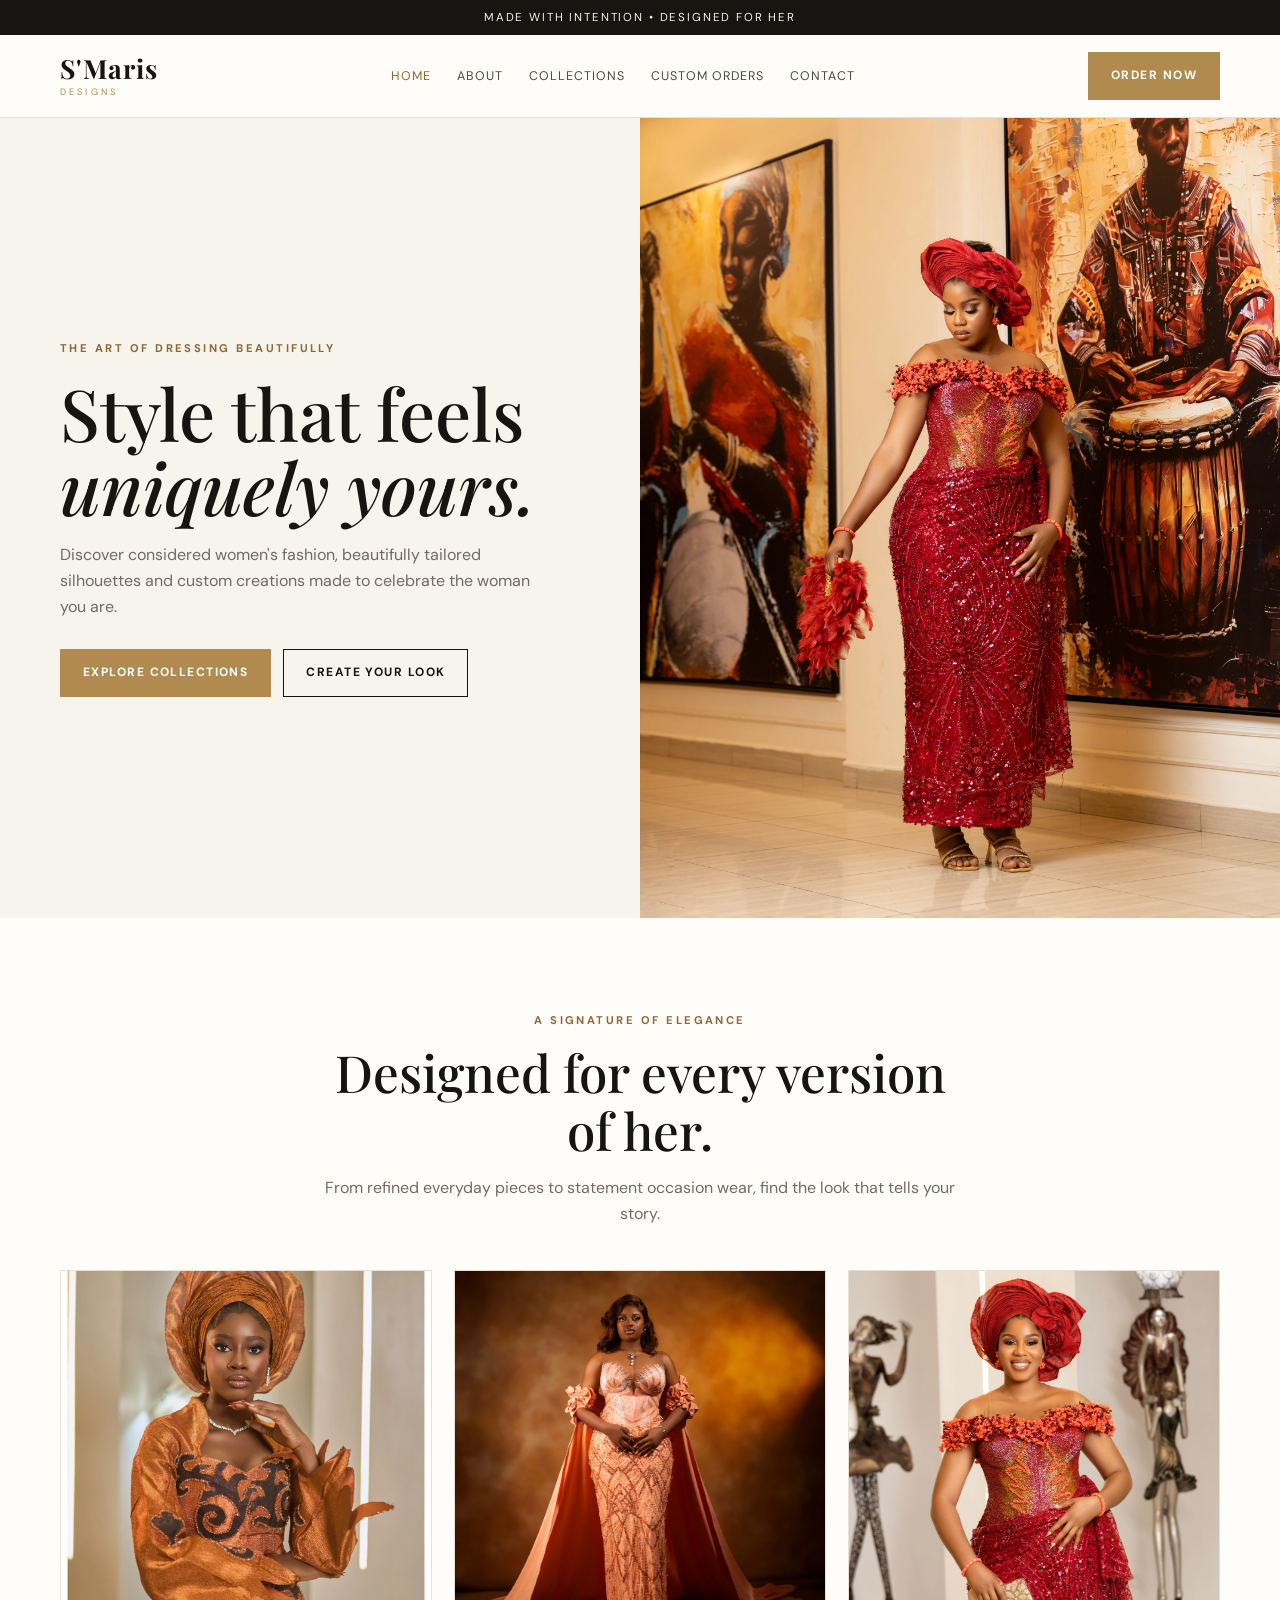
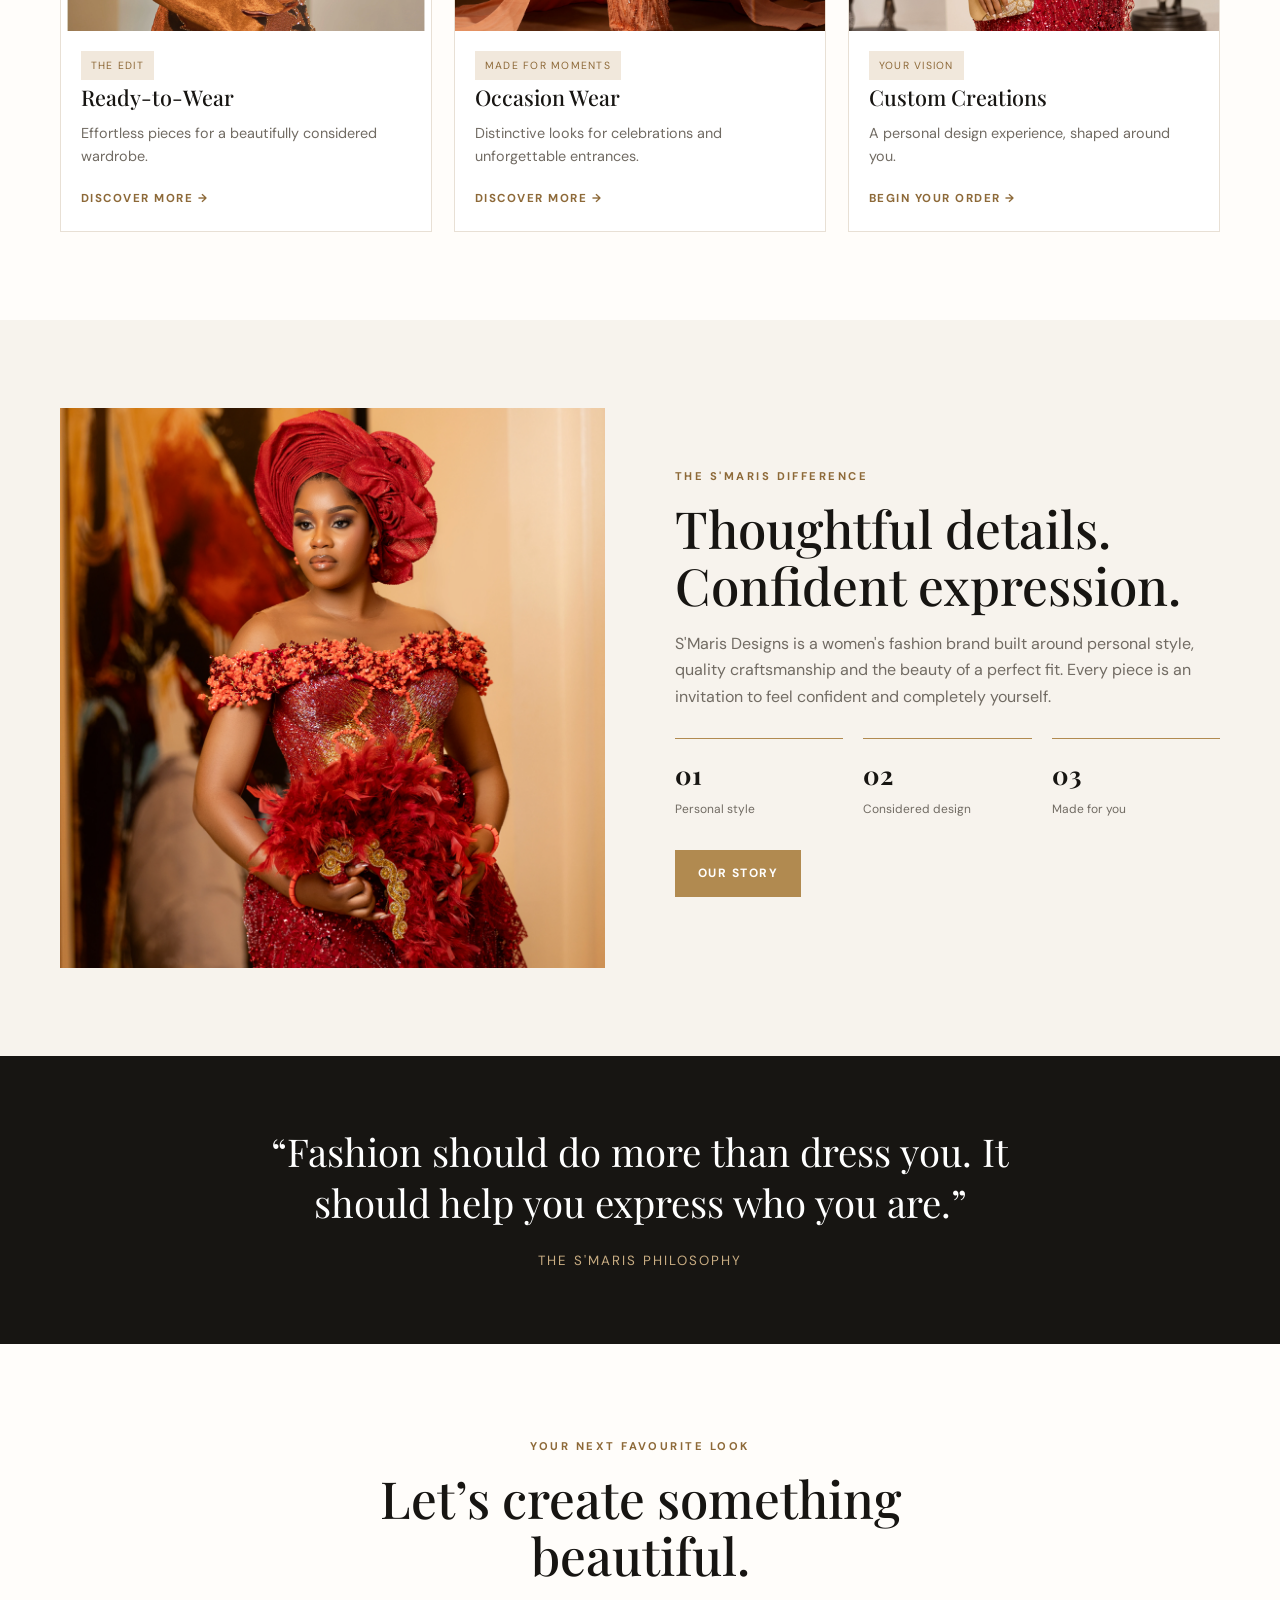
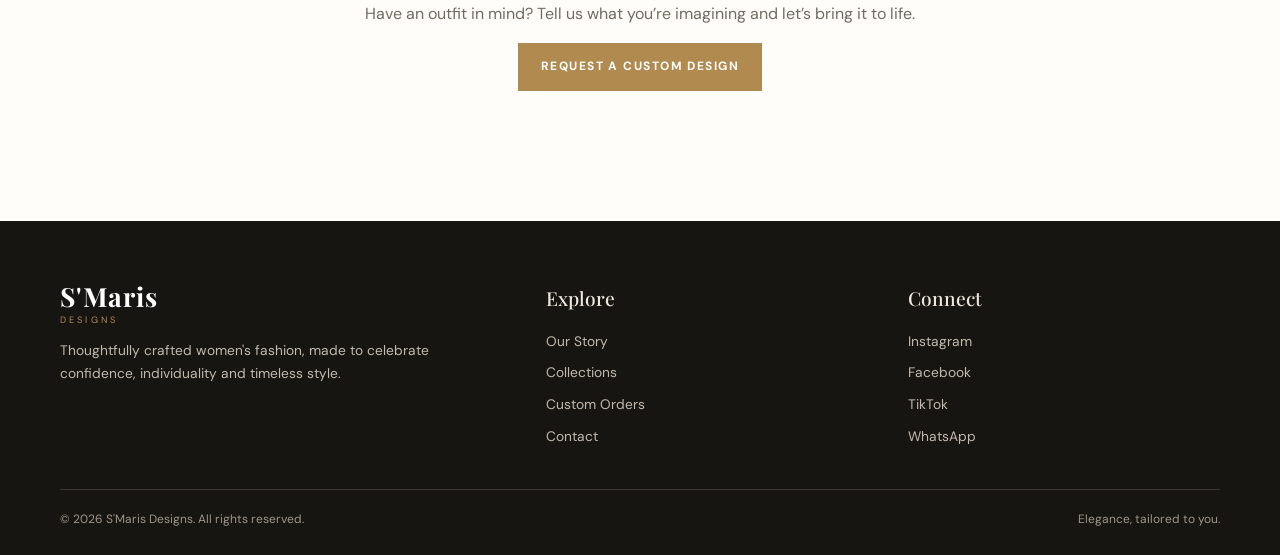
<file: smarisdesigns/index.html>
<!doctype html>
<html lang="en">

<head>
    <meta charset="utf-8">
    <meta name="viewport" content="width=device-width, initial-scale=1">
    <meta name="description" content="S'Maris Designs — elegant women's fashion, thoughtfully made.">
    <title>Home | S'Maris Designs</title>
    <link rel="stylesheet" href="assets/style.css">
     <script src="assets/script.js" defer></script>
</head>

<body>
    <div class="topline">Made with intention • Designed for her</div>
    <header class="header">
        <div class="container nav-wrap"><a class="brand"
                href="index.html"><strong>S'Maris</strong><small>DESIGNS</small></a><button class="menu-toggle"
                aria-label="Open navigation" aria-expanded="false">☰</button>
            <nav class="nav"><a class="active" href="index.html">Home</a><a class="" href="about.html">About</a><a
                    class="" href="collections.html">Collections</a><a class="" href="custom-orders.html">Custom
                    Orders</a><a class="" href="contact.html">Contact</a></nav><a class="btn"
                href="custom-orders.html">Order Now</a>
        </div>
    </header>
    <main>
        <section class="hero">
            <div class="hero-copy"><span class="eyebrow">The art of dressing beautifully</span>
                <h1>Style that feels<br><em>uniquely yours.</em></h1>
                <p>Discover considered women's fashion, beautifully tailored silhouettes and custom creations made to
                    celebrate the woman you are.</p>
                <div class="hero-actions"><a class="btn" href="collections.html">Explore Collections</a><a
                        class="btn btn-outline" href="custom-orders.html">Create Your Look</a></div>
            </div>
            <div class="hero-image"><img
                    src="images/KELV7002.webp"
                    alt="Fashion editorial portrait"></div>
        </section>
        <section class="section">
            <div class="container">
                <div class="section-head"><span class="eyebrow">A signature of elegance</span>
                    <h2>Designed for every version of her.</h2>
                    <p>From refined everyday pieces to statement occasion wear, find the look that tells your story.</p>
                </div>
                <div class="grid">
                    <article class="card"><img
                            src="images/IMG_8133.webp"
                            alt="Elegant women's fashion">
                        <div class="card-body"><span class="badge">The edit</span>
                            <h3>Ready-to-Wear</h3>
                            <p>Effortless pieces for a beautifully considered wardrobe.</p><a class="text-link"
                                href="collections.html">Discover more →</a>
                        </div>
                    </article>
                    <article class="card"><img
                            src="images/IMG_7005.webp"
                            alt="Elegant occasion dress">
                        <div class="card-body"><span class="badge">Made for moments</span>
                            <h3>Occasion Wear</h3>
                            <p>Distinctive looks for celebrations and unforgettable entrances.</p><a class="text-link"
                                href="collections.html">Discover more →</a>
                        </div>
                    </article>
                    <article class="card"><img
                            src="images/KELV7092.webp"
                            alt="Fashion accessories and details">
                        <div class="card-body"><span class="badge">Your vision</span>
                            <h3>Custom Creations</h3>
                            <p>A personal design experience, shaped around you.</p><a class="text-link"
                                href="custom-orders.html">Begin your order →</a>
                        </div>
                    </article>
                </div>
            </div>
        </section>
        <section class="section soft">
            <div class="container split"><img
                    src="images/KELV6989.webp"
                    alt="Fashion models in contemporary outfits">
                <div class="split-copy"><span class="eyebrow">The S'Maris difference</span>
                    <h2>Thoughtful details.<br>Confident expression.</h2>
                    <p>S'Maris Designs is a women's fashion brand built around personal style, quality craftsmanship and
                        the beauty of a perfect fit. Every piece is an invitation to feel confident and completely
                        yourself.</p>
                    <div class="stats">
                        <div class="stat"><strong>01</strong><span>Personal style</span></div>
                        <div class="stat"><strong>02</strong><span>Considered design</span></div>
                        <div class="stat"><strong>03</strong><span>Made for you</span></div>
                    </div>
                    <p style="margin-top:28px"><a class="btn" href="about.html">Our Story</a></p>
                </div>
            </div>
        </section>
        <section class="quote">
            <blockquote>“Fashion should do more than dress you. It should help you express who you are.”</blockquote>
            <small>The S'Maris philosophy</small>
        </section>
        <section class="section">
            <div class="container section-head"><span class="eyebrow">Your next favourite look</span>
                <h2>Let’s create something beautiful.</h2>
                <p>Have an outfit in mind? Tell us what you’re imagining and let’s bring it to life.</p><a class="btn"
                    href="custom-orders.html">Request a Custom Design</a>
            </div>
        </section>
    </main>
    <footer class="footer">
        <div class="container">
            <div class="footer-grid">
                <div><a class="brand" href="index.html"><strong
                            style="color:#fff">S'Maris</strong><small>DESIGNS</small></a>
                    <p>Thoughtfully crafted women's fashion, made to celebrate confidence, individuality and timeless
                        style.</p>
                </div>
                <div>
                    <h4>Explore</h4>
                    <div class="footer-links"><a href="about.html">Our Story</a><a
                            href="collections.html">Collections</a><a href="custom-orders.html">Custom Orders</a><a
                            href="contact.html">Contact</a></div>
                </div>
                <div>
                    <h4>Connect</h4>
                    <div class="footer-links"><a
                            href="https://instagram.com/s_maris_designs?rpxt=azIwb29laDVxamd0&utm_source=qr"
                            target="_blank"
                            rel="noreferrer">Instagram</a><a
                                href="https://facebook.com/share/1FSfnFGRhL/?mibextid=LQQJ4d" target="_blank"
                            rel="noreferrer">Facebook</a><a
                                href="https://tiktok.com/@s_marisdesigns?_r=1&_t=ZS-9BOEqVe2Po4"
                                target="_blank"
                            rel="noreferrer">TikTok</a><a href="https://wa.me/+2348108196182" target="_blank"
                            rel="noreferrer">WhatsApp</a></div>
                </div>
            </div>
            <div class="footer-bottom"><span>© <span data-year></span> S'Maris Designs. All rights
                    reserved.</span><span>Elegance, tailored to you.</span></div>
        </div>
    </footer>
    <div class="mobile-cta"><a class="btn" href="custom-orders.html">Start a Custom Order</a></div>
   
</body>

</html>
</file>
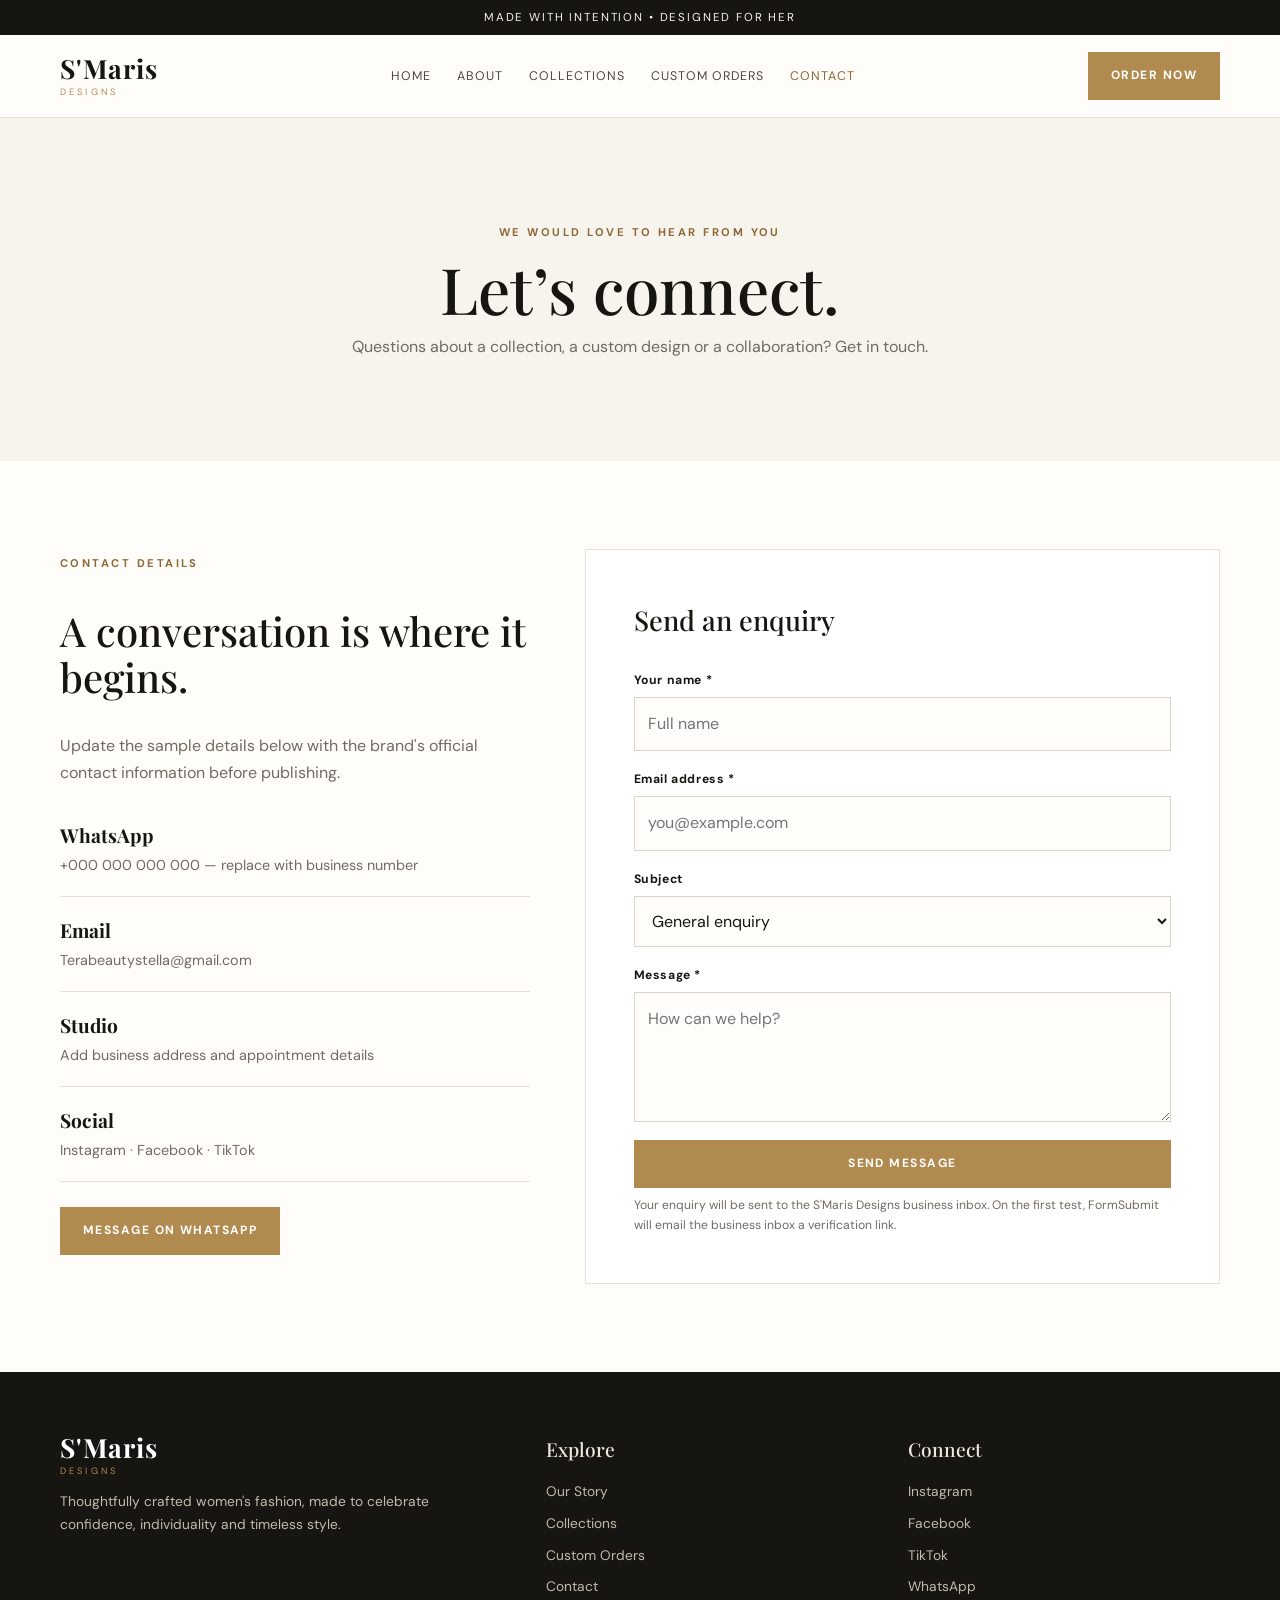
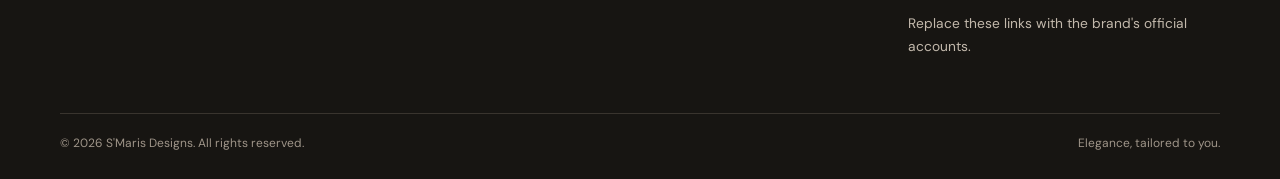
<file: s_maris_designs_website/contact.html>
<!doctype html><html lang="en"><head><meta charset="utf-8"><meta name="viewport" content="width=device-width, initial-scale=1"><meta name="description" content="S'Maris Designs — elegant women's fashion, thoughtfully made."><title>Contact | S'Maris Designs</title><link rel="stylesheet" href="assets/style.css"></head><body><div class="topline">Made with intention • Designed for her</div><header class="header"><div class="container nav-wrap"><a class="brand" href="index.html"><strong>S'Maris</strong><small>DESIGNS</small></a><button class="menu-toggle" aria-label="Open navigation" aria-expanded="false">☰</button><nav class="nav"><a class="" href="index.html">Home</a><a class="" href="about.html">About</a><a class="" href="collections.html">Collections</a><a class="" href="custom-orders.html">Custom Orders</a><a class="active" href="contact.html">Contact</a></nav><a class="btn" href="custom-orders.html">Order Now</a></div></header>
<main><section class="page-hero"><span class="eyebrow">We would love to hear from you</span><h1>Let’s connect.</h1><p>Questions about a collection, a custom design or a collaboration? Get in touch.</p></section>
<section class="section"><div class="container contact-grid"><div><span class="eyebrow">Contact details</span><h2 style="font-family:'Playfair Display',serif;font-weight:500;font-size:2.5rem;line-height:1.15">A conversation is where it begins.</h2><p class="muted">Update the sample details below with the brand's official contact information before publishing.</p><div class="contact-item"><strong>WhatsApp</strong><span>+000 000 000 000 — replace with business number</span></div><div class="contact-item"><strong>Email</strong><span>Terabeautystella@gmail.com</span></div><div class="contact-item"><strong>Studio</strong><span>Add business address and appointment details</span></div><div class="contact-item"><strong>Social</strong><span>Instagram · Facebook · TikTok</span></div><p style="margin-top:25px"><a class="btn" href="https://wa.me/" target="_blank" rel="noreferrer">Message on WhatsApp</a></p></div>
<div class="form-shell"><h3 style="font-family:'Playfair Display',serif;font-size:1.7rem;font-weight:500;margin-top:0">Send an enquiry</h3><form action="https://formsubmit.co/Terabeautystella@gmail.com" method="POST">
<input type="hidden" name="_subject" value="New customer enquiry — S'Maris Designs">
<input type="hidden" name="_template" value="table">
<input type="text" name="_honey" tabindex="-1" autocomplete="off" style="display:none"><div class="form-grid"><div class="field full"><label for="cname">Your name *</label><input id="cname" name="customer_name" required placeholder="Full name"></div><div class="field full"><label for="cemail">Email address *</label><input id="cemail" name="email" type="email" required placeholder="you@example.com"></div><div class="field full"><label for="subject">Subject</label><select id="subject" name="enquiry_type"><option>General enquiry</option><option>Collection enquiry</option><option>Custom order</option><option>Collaboration</option></select></div><div class="field full"><label for="message">Message *</label><textarea id="message" name="message" required placeholder="How can we help?"></textarea></div><div class="field full"><button class="btn" type="submit">Send Message</button><p class="form-success notice" hidden role="status"></p><span class="hint">Your enquiry will be sent to the S'Maris Designs business inbox. On the first test, FormSubmit will email the business inbox a verification link.</span></div></div></form></div></div></section></main><footer class="footer"><div class="container"><div class="footer-grid"><div><a class="brand" href="index.html"><strong style="color:#fff">S'Maris</strong><small>DESIGNS</small></a><p>Thoughtfully crafted women's fashion, made to celebrate confidence, individuality and timeless style.</p></div><div><h4>Explore</h4><div class="footer-links"><a href="about.html">Our Story</a><a href="collections.html">Collections</a><a href="custom-orders.html">Custom Orders</a><a href="contact.html">Contact</a></div></div><div><h4>Connect</h4><div class="footer-links"><a href="https://instagram.com/" target="_blank" rel="noreferrer">Instagram</a><a href="https://facebook.com/" target="_blank" rel="noreferrer">Facebook</a><a href="https://tiktok.com/" target="_blank" rel="noreferrer">TikTok</a><a href="https://wa.me/" target="_blank" rel="noreferrer">WhatsApp</a></div><p>Replace these links with the brand's official accounts.</p></div></div><div class="footer-bottom"><span>© <span data-year></span> S'Maris Designs. All rights reserved.</span><span>Elegance, tailored to you.</span></div></div></footer><div class="mobile-cta"><a class="btn" href="custom-orders.html">Start a Custom Order</a></div><script src="assets/script.js"></script></body></html>
</file>
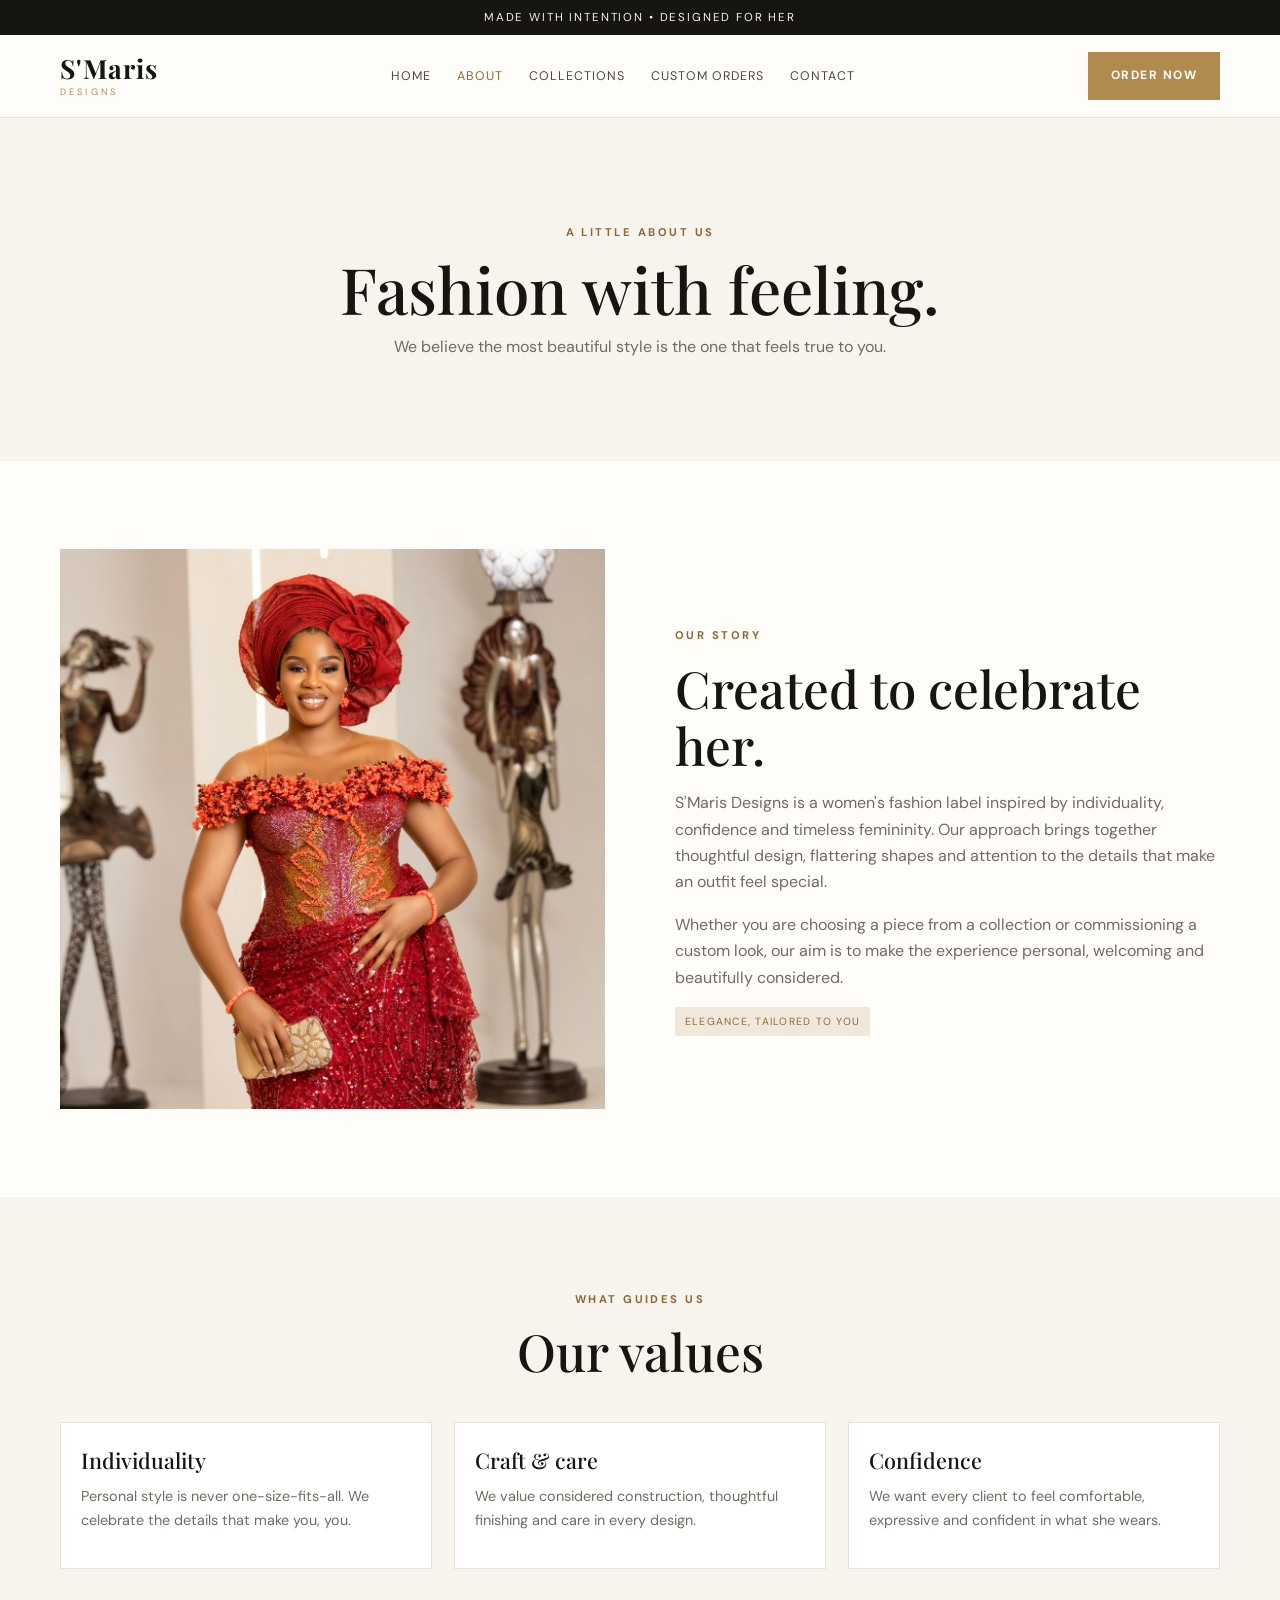
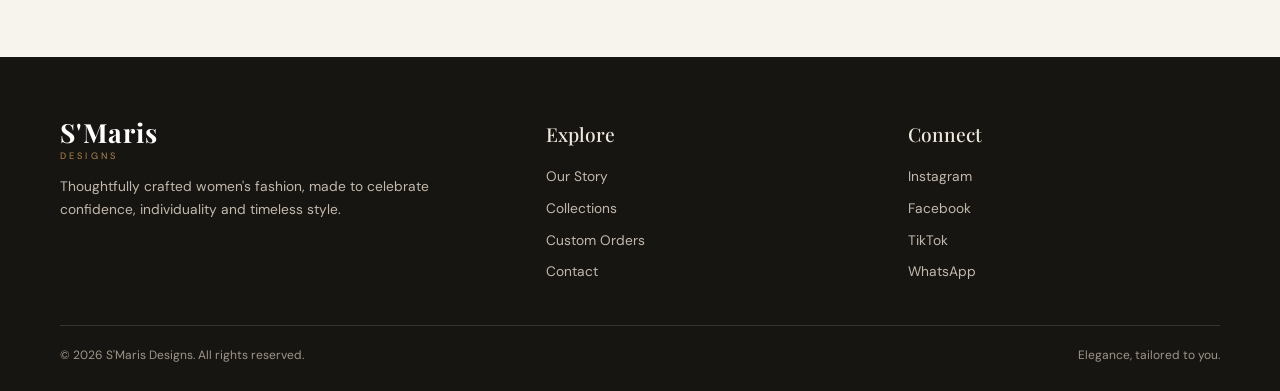
<file: smarisdesigns/about.html>
<!doctype html>
<html lang="en">

<head>
    <meta charset="utf-8">
    <meta name="viewport" content="width=device-width, initial-scale=1">
    <meta name="description" content="S'Maris Designs — elegant women's fashion, thoughtfully made.">
    <title>About Us | S'Maris Designs</title>
    <link rel="stylesheet" href="assets/style.css">
</head>

<body>
    <div class="topline">Made with intention • Designed for her</div>
    <header class="header">
        <div class="container nav-wrap"><a class="brand"
                href="index.html"><strong>S'Maris</strong><small>DESIGNS</small></a><button class="menu-toggle"
                aria-label="Open navigation" aria-expanded="false">☰</button>
            <nav class="nav"><a class="" href="index.html">Home</a><a class="active" href="about.html">About</a><a
                    class="" href="collections.html">Collections</a><a class="" href="custom-orders.html">Custom
                    Orders</a><a class="" href="contact.html">Contact</a></nav><a class="btn"
                href="custom-orders.html">Order Now</a>
        </div>
    </header>
    <main>
        <section class="page-hero"><span class="eyebrow">A little about us</span>
            <h1>Fashion with feeling.</h1>
            <p>We believe the most beautiful style is the one that feels true to you.</p>
        </section>
        <section class="section">
            <div class="container split"><img
                    src="images/KELV7092.webp"
                    alt="Women's fashion editorial">
                <div class="split-copy"><span class="eyebrow">Our story</span>
                    <h2>Created to celebrate her.</h2>
                    <p>S'Maris Designs is a women's fashion label inspired by individuality, confidence and timeless
                        femininity. Our approach brings together thoughtful design, flattering shapes and attention to
                        the details that make an outfit feel special.</p>
                    <p>Whether you are choosing a piece from a collection or commissioning a custom look, our aim is to
                        make the experience personal, welcoming and beautifully considered.</p><span
                        class="badge">Elegance, tailored to you</span>
                </div>
            </div>
        </section>
        <section class="section soft">
            <div class="container">
                <div class="section-head"><span class="eyebrow">What guides us</span>
                    <h2>Our values</h2>
                </div>
                <div class="grid">
                    <article class="card">
                        <div class="card-body">
                            <h3>Individuality</h3>
                            <p>Personal style is never one-size-fits-all. We celebrate the details that make you, you.
                            </p>
                        </div>
                    </article>
                    <article class="card">
                        <div class="card-body">
                            <h3>Craft & care</h3>
                            <p>We value considered construction, thoughtful finishing and care in every design.</p>
                        </div>
                    </article>
                    <article class="card">
                        <div class="card-body">
                            <h3>Confidence</h3>
                            <p>We want every client to feel comfortable, expressive and confident in what she wears.</p>
                        </div>
                    </article>
                </div>
            </div>
        </section>
    </main>
    <footer class="footer">
        <div class="container">
            <div class="footer-grid">
                <div><a class="brand" href="index.html"><strong
                            style="color:#fff">S'Maris</strong><small>DESIGNS</small></a>
                    <p>Thoughtfully crafted women's fashion, made to celebrate confidence, individuality and timeless
                        style.</p>
                </div>
                <div>
                    <h4>Explore</h4>
                    <div class="footer-links"><a href="about.html">Our Story</a><a
                            href="collections.html">Collections</a><a href="custom-orders.html">Custom Orders</a><a
                            href="contact.html">Contact</a></div>
                </div>
                 <div>
                     <h4>Connect</h4>
                     <div class="footer-links"><a
                             href="https://instagram.com/s_maris_designs?rpxt=azIwb29laDVxamd0&utm_source=qr"
                             target="_blank" rel="noreferrer">Instagram</a><a
                             href="https://facebook.com/share/1FSfnFGRhL/?mibextid=LQQJ4d" target="_blank"
                             rel="noreferrer">Facebook</a><a
                             href="https://tiktok.com/@s_marisdesigns?_r=1&_t=ZS-9BOEqVe2Po4" target="_blank"
                             rel="noreferrer">TikTok</a><a href="https://wa.me/+2348108196182" target="_blank"
                             rel="noreferrer">WhatsApp</a></div>
                 </div>
            </div>
            <div class="footer-bottom"><span>© <span data-year></span> S'Maris Designs. All rights
                    reserved.</span><span>Elegance, tailored to you.</span></div>
        </div>
    </footer>
    <div class="mobile-cta"><a class="btn" href="custom-orders.html">Start a Custom Order</a></div>
    <script src="assets/script.js"></script>
</body>

</html>
</file>
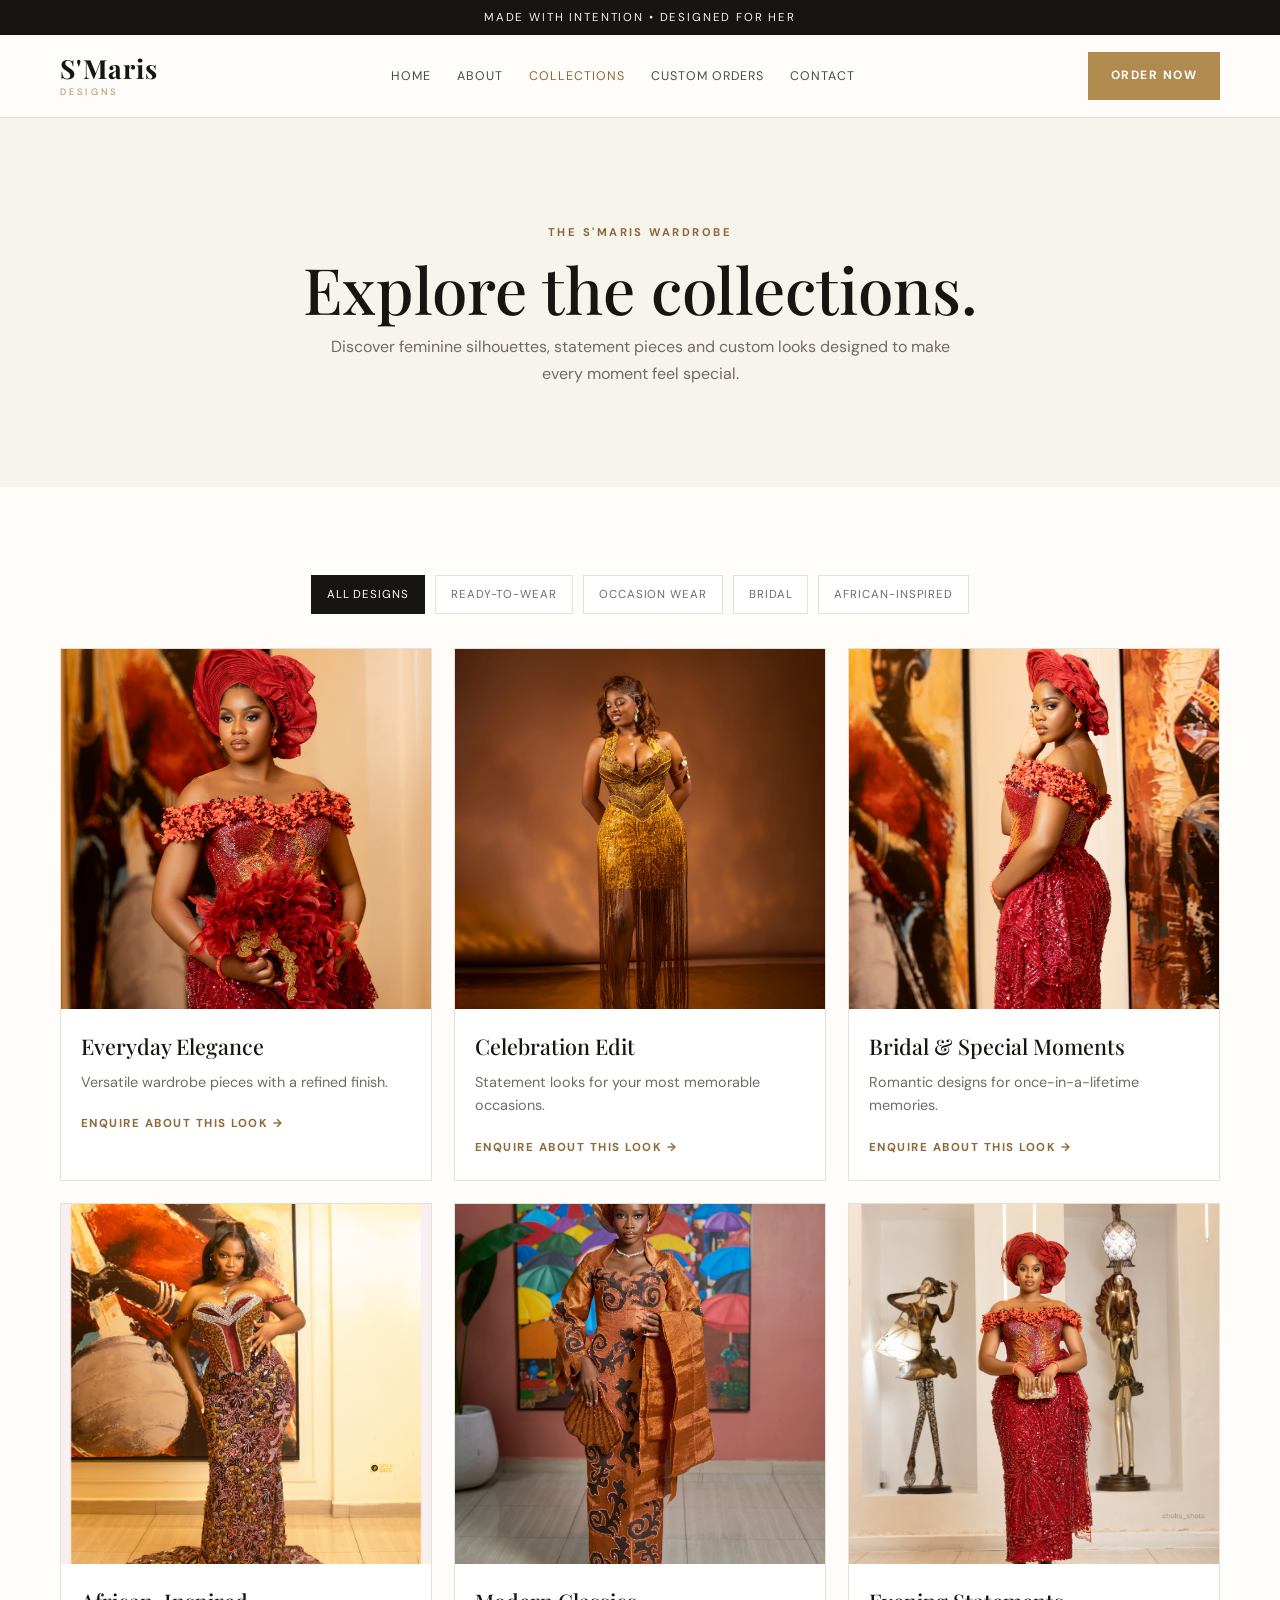
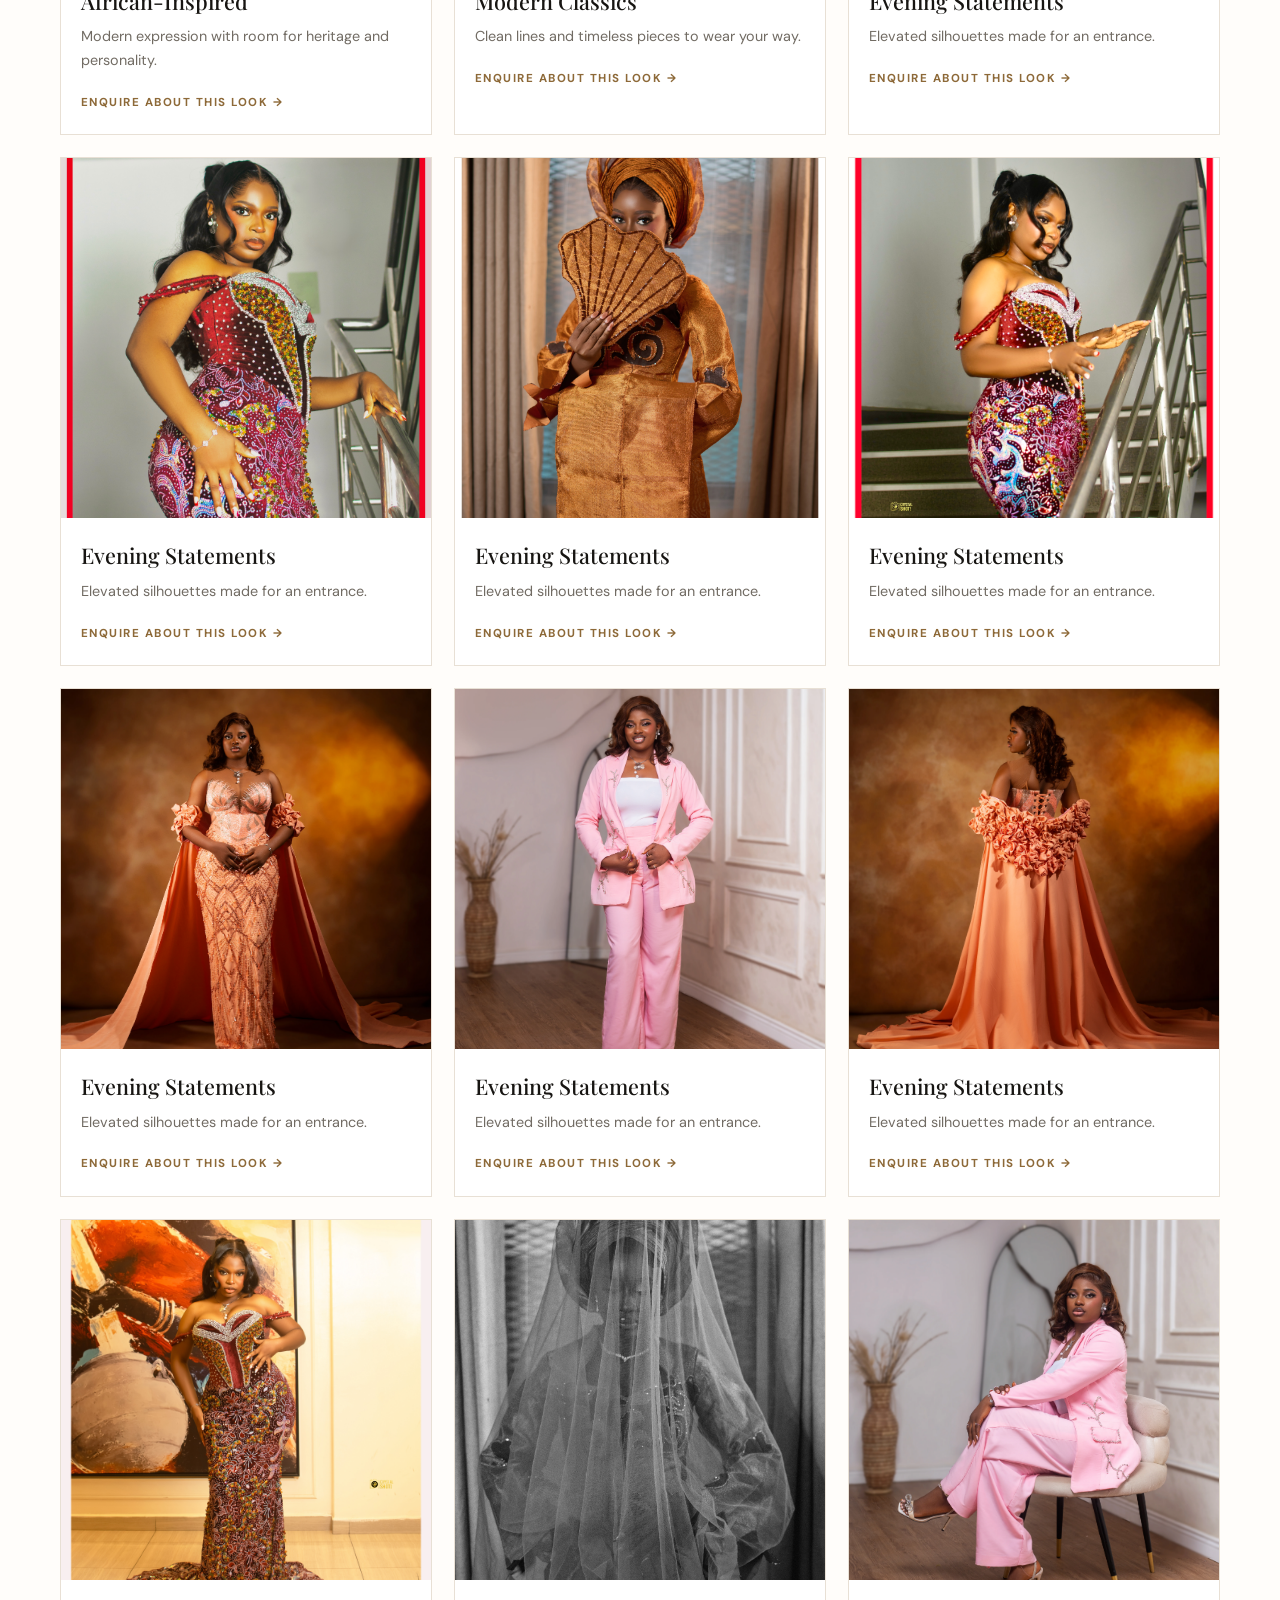
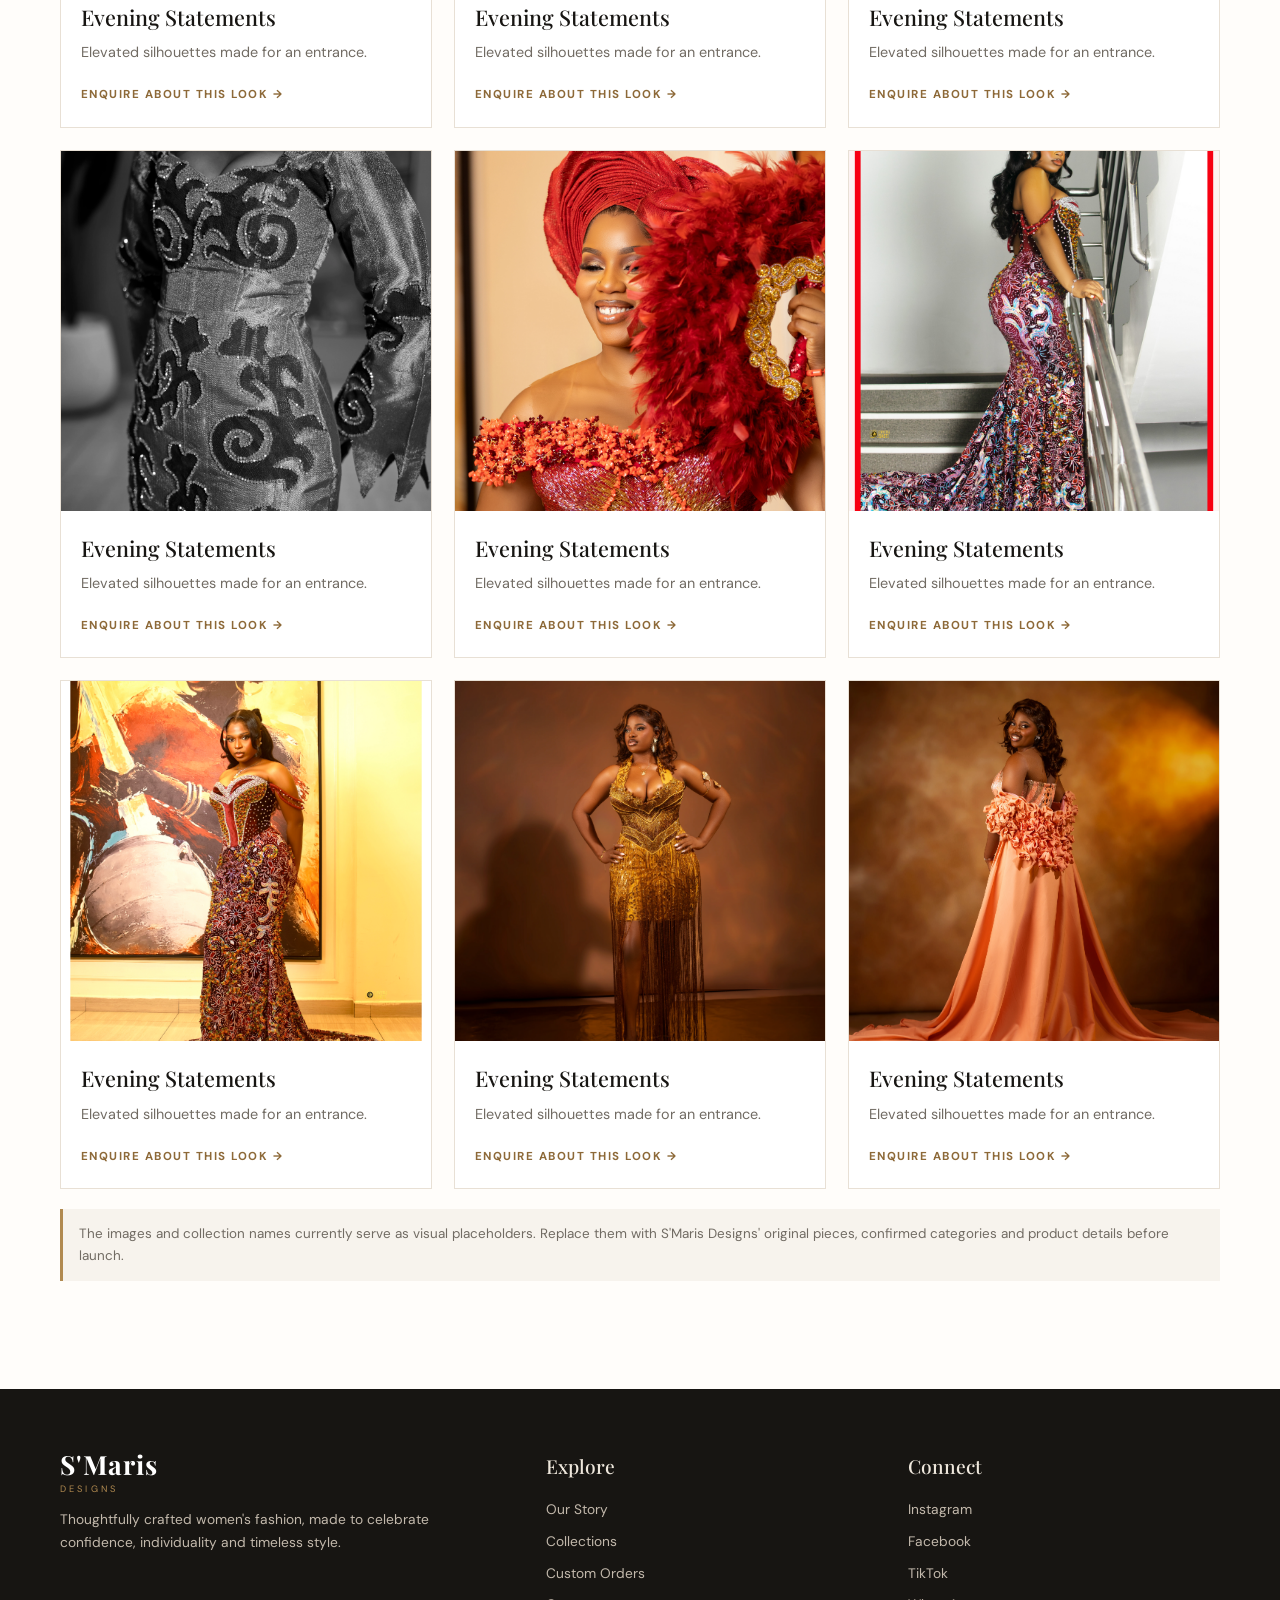
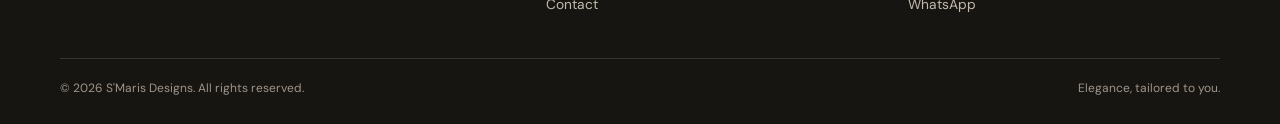
<file: smarisdesigns/collections.html>
<!doctype html>
<html lang="en">

<head>
    <meta charset="utf-8">
    <meta name="viewport" content="width=device-width, initial-scale=1">
    <meta name="description" content="S'Maris Designs — elegant women's fashion, thoughtfully made.">
    <title>Collections | S'Maris Designs</title>
    <link rel="stylesheet" href="assets/style.css">
    <script src="assets/script.js" defer></script>
</head>

<body>
    <div class="topline">Made with intention • Designed for her</div>
    <header class="header">
        <div class="container nav-wrap"><a class="brand"
                href="index.html"><strong>S'Maris</strong><small>DESIGNS</small></a><button class="menu-toggle"
                aria-label="Open navigation" aria-expanded="false">☰</button>
            <nav class="nav"><a class="" href="index.html">Home</a><a class="" href="about.html">About</a><a
                    class="active" href="collections.html">Collections</a><a class="" href="custom-orders.html">Custom
                    Orders</a><a class="" href="contact.html">Contact</a></nav><a class="btn"
                href="custom-orders.html">Order Now</a>
        </div>
    </header>
    <main>
        <section class="page-hero"><span class="eyebrow">The S'Maris wardrobe</span>
            <h1>Explore the collections.</h1>
            <p>Discover feminine silhouettes, statement pieces and custom looks designed to make every moment feel
                special.</p>
        </section>
        <section class="section">
            <div class="container">
                <div class="filters"><button class="filter active" data-filter="all">All designs</button><button
                        class="filter" data-filter="ready">Ready-to-wear</button><button class="filter"
                        data-filter="occasion">Occasion wear</button><button class="filter"
                        data-filter="bridal">Bridal</button><button class="filter"
                        data-filter="african">African-inspired</button></div>

                <div class="grid">
                    <article class="card" data-category="ready"><img src="images/KELV6989.webp"
                            alt="Ready to wear fashion">
                        <div class="card-body">
                            <h3>Everyday Elegance</h3>
                            <p>Versatile wardrobe pieces with a refined finish.</p><a class="text-link"
                                href="custom-orders.html">Enquire about this look →</a>
                        </div>
                    </article>
                    <article class="card" data-category="occasion"><img src="images/IMG_6923.webp" alt="Occasion wear">
                        <div class="card-body">
                            <h3>Celebration Edit</h3>
                            <p>Statement looks for your most memorable occasions.</p><a class="text-link"
                                href="custom-orders.html">Enquire about this look →</a>
                        </div>
                    </article>
                    <article class="card" data-category="bridal"><img src="images/KELV7057.webp" alt="Bridal fashion">
                        <div class="card-body">
                            <h3>Bridal & Special Moments</h3>
                            <p>Romantic designs for once-in-a-lifetime memories.</p><a class="text-link"
                                href="custom-orders.html">Enquire about this look →</a>
                        </div>
                    </article>
                    <article class="card" data-category="african"><img src="images/IMG_3098.jpeg"
                            alt="Fashion portrait">
                        <div class="card-body">
                            <h3>African-Inspired</h3>
                            <p>Modern expression with room for heritage and personality.</p><a class="text-link"
                                href="custom-orders.html">Enquire about this look →</a>
                        </div>
                    </article>
                    <article class="card" data-category="ready"><img src="images/IMG_8148.webp"
                            alt="Contemporary fashion">
                        <div class="card-body">
                            <h3>Modern Classics</h3>
                            <p>Clean lines and timeless pieces to wear your way.</p><a class="text-link"
                                href="custom-orders.html">Enquire about this look →</a>
                        </div>
                    </article>
                    <article class="card" data-category="occasion"><img src="images/KELV7099.webp"
                            alt="Fashion collection">
                        <div class="card-body">
                            <h3>Evening Statements</h3>
                            <p>Elevated silhouettes made for an entrance.</p><a class="text-link"
                                href="custom-orders.html">Enquire about this look →</a>
                        </div>
                    </article>

                    <article class="card" data-category="occasion"><img src="images/IMG_3104.jpeg"
                            alt="Fashion collection">
                        <div class="card-body">
                            <h3>Evening Statements</h3>
                            <p>Elevated silhouettes made for an entrance.</p><a class="text-link"
                                href="custom-orders.html">Enquire about this look →</a>
                        </div>
                    </article>

                    <article class="card" data-category="occasion"><img src="images/IMG_8131.webp"
                            alt="Fashion collection">
                        <div class="card-body">
                            <h3>Evening Statements</h3>
                            <p>Elevated silhouettes made for an entrance.</p><a class="text-link"
                                href="custom-orders.html">Enquire about this look →</a>
                        </div>
                    </article>

                    <article class="card" data-category="occasion"><img src="images/IMG_3100.jpeg"
                            alt="Fashion collection">
                        <div class="card-body">
                            <h3>Evening Statements</h3>
                            <p>Elevated silhouettes made for an entrance.</p><a class="text-link"
                                href="custom-orders.html">Enquire about this look →</a>
                        </div>
                    </article>

                    <article class="card" data-category="occasion"><img src="images/IMG_7005.webp"
                            alt="Fashion collection">
                        <div class="card-body">
                            <h3>Evening Statements</h3>
                            <p>Elevated silhouettes made for an entrance.</p><a class="text-link"
                                href="custom-orders.html">Enquire about this look →</a>
                        </div>
                    </article>

                    <article class="card" data-category="occasion"><img src="images/IMG_7117.webp"
                            alt="Fashion collection">
                        <div class="card-body">
                            <h3>Evening Statements</h3>
                            <p>Elevated silhouettes made for an entrance.</p><a class="text-link"
                                href="custom-orders.html">Enquire about this look →</a>
                        </div>
                    </article>

                    <article class="card" data-category="occasion"><img src="images/IMG_7035.webp"
                            alt="Fashion collection">
                        <div class="card-body">
                            <h3>Evening Statements</h3>
                            <p>Elevated silhouettes made for an entrance.</p><a class="text-link"
                                href="custom-orders.html">Enquire about this look →</a>
                        </div>
                    </article>

                    <article class="card" data-category="occasion"><img src="images/IMG_3098.jpeg"
                            alt="Fashion collection">
                        <div class="card-body">
                            <h3>Evening Statements</h3>
                            <p>Elevated silhouettes made for an entrance.</p><a class="text-link"
                                href="custom-orders.html">Enquire about this look →</a>
                        </div>
                    </article>

                    <article class="card" data-category="occasion"><img src="images/IMG_8138.webp"
                            alt="Fashion collection">
                        <div class="card-body">
                            <h3>Evening Statements</h3>
                            <p>Elevated silhouettes made for an entrance.</p><a class="text-link"
                                href="custom-orders.html">Enquire about this look →</a>
                        </div>
                    </article>

                    <article class="card" data-category="occasion"><img src="images/IMG_7103.webp"
                            alt="Fashion collection">
                        <div class="card-body">
                            <h3>Evening Statements</h3>
                            <p>Elevated silhouettes made for an entrance.</p><a class="text-link"
                                href="custom-orders.html">Enquire about this look →</a>
                        </div>
                    </article>

                    <article class="card" data-category="occasion"><img src="images/IMG_8146.webp"
                            alt="Fashion collection">
                        <div class="card-body">
                            <h3>Evening Statements</h3>
                            <p>Elevated silhouettes made for an entrance.</p><a class="text-link"
                                href="custom-orders.html">Enquire about this look →</a>
                        </div>
                    </article>

                    <article class="card" data-category="occasion"><img src="images/KELV7074.webp"
                            alt="Fashion collection">
                        <div class="card-body">
                            <h3>Evening Statements</h3>
                            <p>Elevated silhouettes made for an entrance.</p><a class="text-link"
                                href="custom-orders.html">Enquire about this look →</a>
                        </div>
                    </article>

                    <article class="card" data-category="occasion"><img src="images/IMG_3106.jpeg"
                            alt="Fashion collection">
                        <div class="card-body">
                            <h3>Evening Statements</h3>
                            <p>Elevated silhouettes made for an entrance.</p><a class="text-link"
                                href="custom-orders.html">Enquire about this look →</a>
                        </div>
                    </article>

                    <article class="card" data-category="occasion"><img src="images/IMG_3097.jpeg"
                            alt="Fashion collection">
                        <div class="card-body">
                            <h3>Evening Statements</h3>
                            <p>Elevated silhouettes made for an entrance.</p><a class="text-link"
                                href="custom-orders.html">Enquire about this look →</a>
                        </div>
                    </article>

                    <article class="card" data-category="occasion"><img src="images/IMG_6893.webp"
                            alt="Fashion collection">
                        <div class="card-body">
                            <h3>Evening Statements</h3>
                            <p>Elevated silhouettes made for an entrance.</p><a class="text-link"
                                href="custom-orders.html">Enquire about this look →</a>
                        </div>
                    </article>

                    <article class="card" data-category="occasion"><img src="images/IMG_7045.webp"
                            alt="Fashion collection">
                        <div class="card-body">
                            <h3>Evening Statements</h3>
                            <p>Elevated silhouettes made for an entrance.</p><a class="text-link"
                                href="custom-orders.html">Enquire about this look →</a>
                        </div>
                    </article>



                </div>
                <p class="empty-state">No designs in this category yet.</p>
                <div class="notice">The images and collection names currently serve as visual placeholders. Replace them
                    with S'Maris Designs' original pieces, confirmed categories and product details before launch.</div>
            </div>
        </section>
    </main>
    <footer class="footer">
        <div class="container">
            <div class="footer-grid">
                <div><a class="brand" href="index.html"><strong
                            style="color:#fff">S'Maris</strong><small>DESIGNS</small></a>
                    <p>Thoughtfully crafted women's fashion, made to celebrate confidence, individuality and timeless
                        style.</p>
                </div>
                <div>
                    <h4>Explore</h4>
                    <div class="footer-links"><a href="about.html">Our Story</a><a
                            href="collections.html">Collections</a><a href="custom-orders.html">Custom Orders</a><a
                            href="contact.html">Contact</a></div>
                </div>


                <div>
                    <h4>Connect</h4>
                    <div class="footer-links"><a
                            href="https://instagram.com/s_maris_designs?rpxt=azIwb29laDVxamd0&utm_source=qr"
                            target="_blank" rel="noreferrer">Instagram</a><a
                            href="https://facebook.com/share/1FSfnFGRhL/?mibextid=LQQJ4d" target="_blank"
                            rel="noreferrer">Facebook</a><a
                            href="https://tiktok.com/@s_marisdesigns?_r=1&_t=ZS-9BOEqVe2Po4" target="_blank"
                            rel="noreferrer">TikTok</a><a href="https://wa.me/+2348108196182" target="_blank"
                            rel="noreferrer">WhatsApp</a></div>
                </div>

            </div>
            <div class="footer-bottom"><span>© <span data-year></span> S'Maris Designs. All rights
                    reserved.</span><span>Elegance, tailored to you.</span></div>
        </div>
    </footer>
    <div class="mobile-cta"><a class="btn" href="custom-orders.html">Start a Custom Order</a></div>

</body>

</html>
</file>
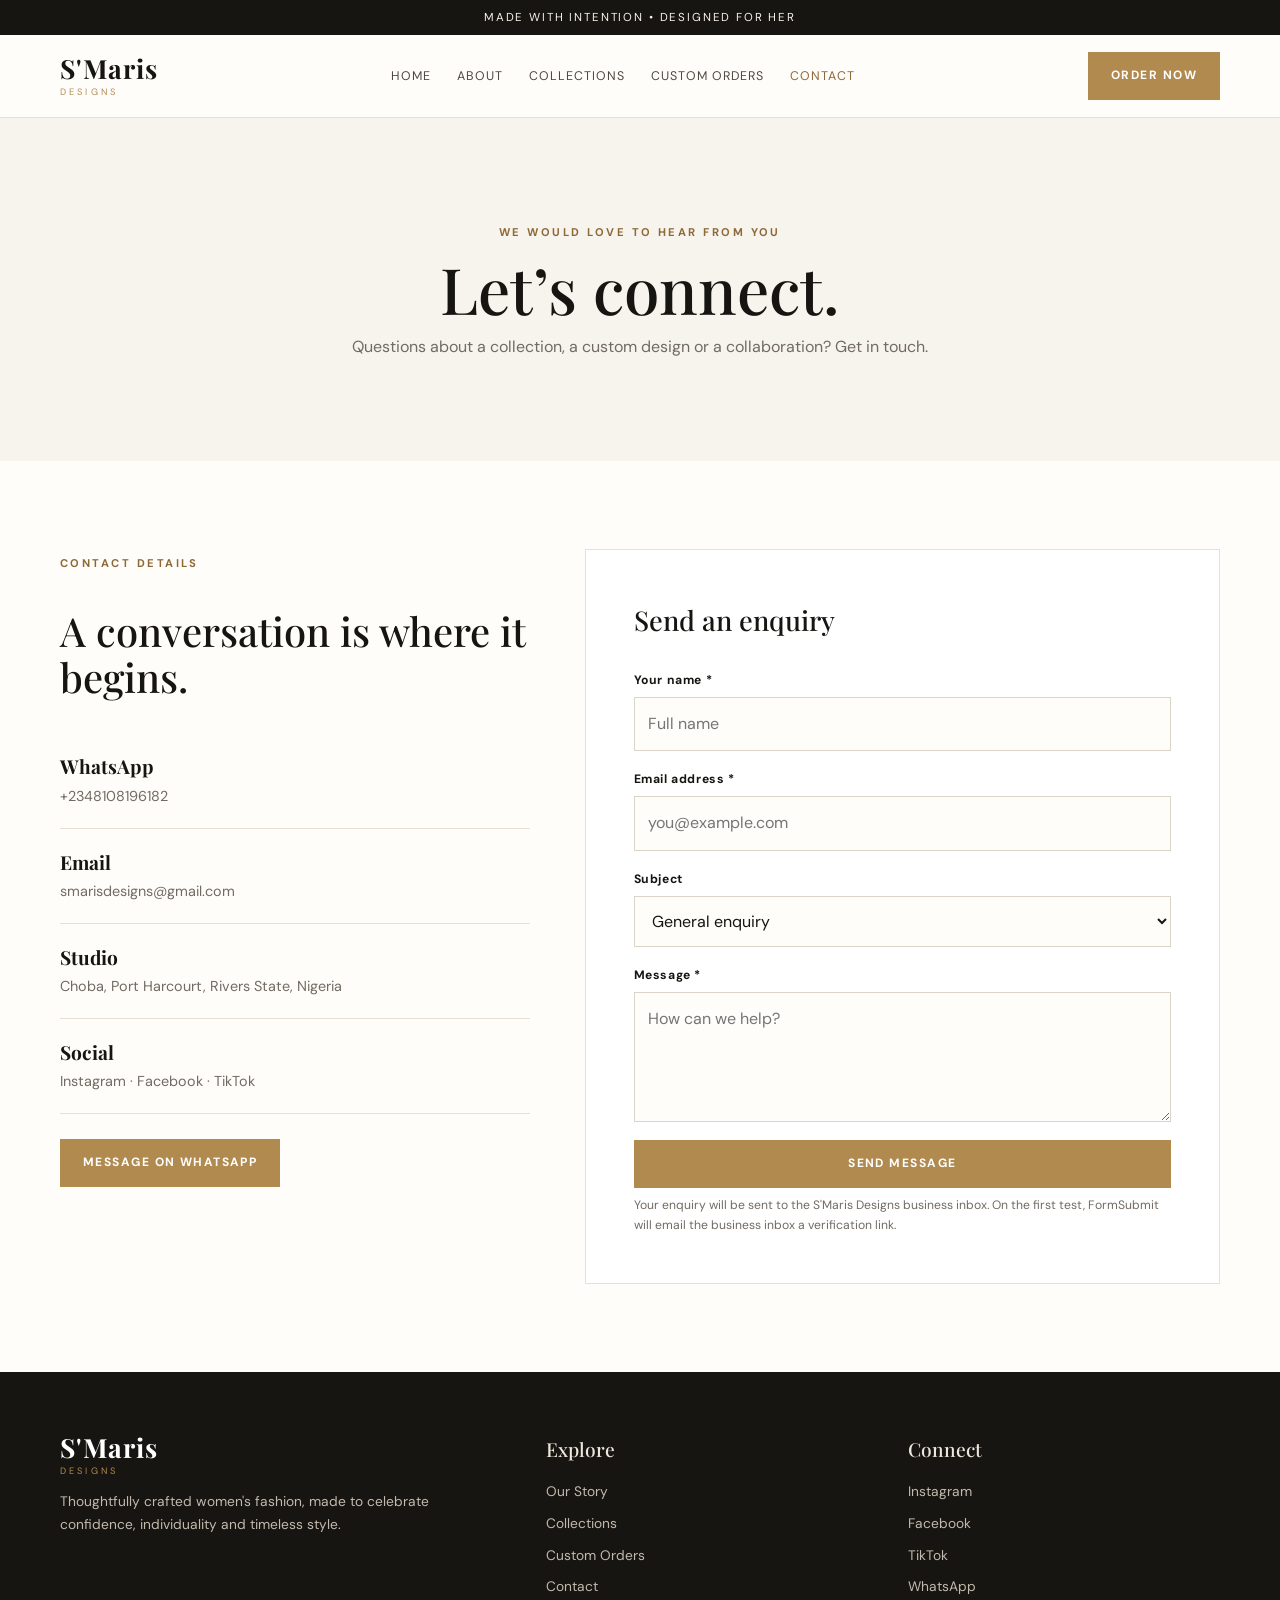
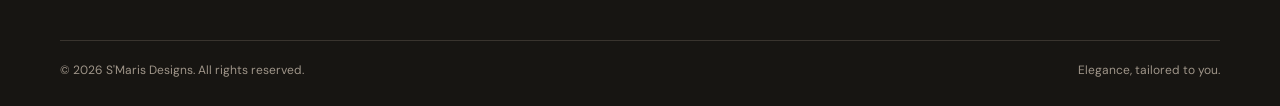
<file: smarisdesigns/contact.html>
<!doctype html>
<html lang="en">

<head>
    <meta charset="utf-8">
    <meta name="viewport" content="width=device-width, initial-scale=1">
    <meta name="description" content="S'Maris Designs — elegant women's fashion, thoughtfully made.">
    <title>Contact | S'Maris Designs</title>
    <link rel="stylesheet" href="assets/style.css">
</head>

<body>
    <div class="topline">Made with intention • Designed for her</div>
    <header class="header">
        <div class="container nav-wrap"><a class="brand"
                href="index.html"><strong>S'Maris</strong><small>DESIGNS</small></a><button class="menu-toggle"
                aria-label="Open navigation" aria-expanded="false">☰</button>
            <nav class="nav"><a class="" href="index.html">Home</a><a class="" href="about.html">About</a><a class=""
                    href="collections.html">Collections</a><a class="" href="custom-orders.html">Custom Orders</a><a
                    class="active" href="contact.html">Contact</a></nav><a class="btn" href="custom-orders.html">Order
                Now</a>
        </div>
    </header>
    <main>
        <section class="page-hero"><span class="eyebrow">We would love to hear from you</span>
            <h1>Let’s connect.</h1>
            <p>Questions about a collection, a custom design or a collaboration? Get in touch.</p>
        </section>
        <section class="section">
            <div class="container contact-grid">
                <div><span class="eyebrow">Contact details</span>
                    <h2 style="font-family:'Playfair Display',serif;font-weight:500;font-size:2.5rem;line-height:1.15">A
                        conversation is where it begins.</h2>
                    
                    <div class="contact-item"><strong>WhatsApp</strong><span>+2348108196182</span>
                        </span></div>
                    <div class="contact-item"><strong>Email</strong><span>smarisdesigns@gmail.com</span></div>
                    <div class="contact-item"><strong>Studio</strong><span>Choba, Port Harcourt, Rivers State, Nigeria
                        </span></div>
                    <div class="contact-item"><strong>Social</strong><span>Instagram · Facebook · TikTok</span></div>
                    <p style="margin-top:25px"><a class="btn" href="https://wa.me/2348108196182" target="_blank"
                            rel="noreferrer">Message on WhatsApp</a></p>
                </div>
                <div class="form-shell">
                    <h3 style="font-family:'Playfair Display',serif;font-size:1.7rem;font-weight:500;margin-top:0">Send
                        an enquiry</h3>
                    <form action="https://formsubmit.co/smarisdesigns@gmail.com" method="POST">
                        <input type="hidden" name="_subject" value="New customer enquiry — S'Maris Designs">
                        <input type="hidden" name="_template" value="table">
                        <input type="text" name="_honey" tabindex="-1" autocomplete="off" style="display:none">
                        <div class="form-grid">
                            <div class="field full"><label for="cname">Your name *</label><input id="cname"
                                    name="customer_name" required placeholder="Full name"></div>
                            <div class="field full"><label for="cemail">Email address *</label><input id="cemail"
                                    name="email" type="email" required placeholder="you@example.com"></div>
                            <div class="field full"><label for="subject">Subject</label><select id="subject"
                                    name="enquiry_type">
                                    <option>General enquiry</option>
                                    <option>Collection enquiry</option>
                                    <option>Custom order</option>
                                    <option>Collaboration</option>
                                </select></div>
                            <div class="field full"><label for="message">Message *</label><textarea id="message"
                                    name="message" required placeholder="How can we help?"></textarea></div>
                            <div class="field full"><button class="btn" type="submit">Send Message</button>
                                <p class="form-success notice" hidden role="status"></p><span class="hint">Your enquiry
                                    will be sent to the S'Maris Designs business inbox. On the first test, FormSubmit
                                    will email the business inbox a verification link.</span>
                            </div>
                        </div>
                    </form>
                </div>
            </div>
        </section>
    </main>
    <footer class="footer">
        <div class="container">
            <div class="footer-grid">
                <div><a class="brand" href="index.html"><strong
                            style="color:#fff">S'Maris</strong><small>DESIGNS</small></a>
                    <p>Thoughtfully crafted women's fashion, made to celebrate confidence, individuality and timeless
                        style.</p>
                </div>
                <div>
                    <h4>Explore</h4>
                    <div class="footer-links"><a href="about.html">Our Story</a><a
                            href="collections.html">Collections</a><a href="custom-orders.html">Custom Orders</a><a
                            href="contact.html">Contact</a></div>
                </div>
                <div>
                    <h4>Connect</h4>
                    <div class="footer-links"><a
                            href="https://instagram.com/s_maris_designs?rpxt=azIwb29laDVxamd0&utm_source=qr"
                            target="_blank" rel="noreferrer">Instagram</a><a
                            href="https://facebook.com/share/1FSfnFGRhL/?mibextid=LQQJ4d" target="_blank"
                            rel="noreferrer">Facebook</a><a
                            href="https://tiktok.com/@s_marisdesigns?_r=1&_t=ZS-9BOEqVe2Po4" target="_blank"
                            rel="noreferrer">TikTok</a><a href="https://wa.me/+2348108196182" target="_blank"
                            rel="noreferrer">WhatsApp</a></div>
                </div>
            </div>
            <div class="footer-bottom"><span>© <span data-year></span> S'Maris Designs. All rights
                    reserved.</span><span>Elegance, tailored to you.</span></div>
        </div>
    </footer>
    <div class="mobile-cta"><a class="btn" href="custom-orders.html">Start a Custom Order</a></div>
    <script src="assets/script.js"></script>
</body>

</html>
</file>
<file: smarisdesigns/assets/style.css>
@import url('https://fonts.googleapis.com/css2?family=DM+Sans:wght@400;500;600;700&family=Playfair+Display:wght@500;600;700&display=swap');
:root{--ink:#171512;--muted:#716b63;--gold:#b18a50;--gold-dark:#8d6938;--cream:#f7f3ed;--paper:#fffdfa;--line:#e8e0d5;--rose:#e9d9d1}
*{box-sizing:border-box}html{scroll-behavior:smooth}body{margin:0;background:var(--paper);color:var(--ink);font-family:'DM Sans',sans-serif;line-height:1.65}a{color:inherit;text-decoration:none}img{display:block;width:100%;object-fit:cover}button,input,select,textarea{font:inherit}.container{width:min(1160px,calc(100% - 40px));margin:auto}.topline{background:var(--ink);color:#f8f2e9;text-align:center;padding:8px 15px;font-size:.72rem;letter-spacing:.16em;text-transform:uppercase}.header{position:sticky;top:0;z-index:20;background:rgba(255,253,250,.96);backdrop-filter:blur(12px);border-bottom:1px solid var(--line)}.nav-wrap{min-height:82px;display:flex;align-items:center;justify-content:space-between;gap:24px}.brand{display:flex;flex-direction:column;line-height:1}.brand strong{font-family:'Playfair Display',serif;font-size:1.65rem;letter-spacing:.04em}.brand small{font-size:.58rem;letter-spacing:.34em;text-transform:uppercase;color:var(--gold);margin-top:7px}.nav{display:flex;align-items:center;gap:26px}.nav a{font-size:.78rem;letter-spacing:.08em;text-transform:uppercase;color:#4e4942}.nav a:hover,.nav a.active{color:var(--gold-dark)}.btn{display:inline-flex;align-items:center;justify-content:center;padding:13px 22px;background:var(--gold);color:white;border:1px solid var(--gold);font-size:.75rem;font-weight:700;letter-spacing:.12em;text-transform:uppercase;transition:.2s;cursor:pointer}.btn:hover{background:var(--gold-dark);border-color:var(--gold-dark);transform:translateY(-1px)}.btn-outline{background:transparent;color:var(--ink);border-color:var(--ink)}.btn-outline:hover{color:white}.menu-toggle{display:none;background:none;border:0;font-size:1.5rem}.hero{min-height:650px;display:grid;grid-template-columns:1fr 1fr;background:var(--cream)}.hero-copy{display:flex;flex-direction:column;justify-content:center;padding:80px max(40px,calc((100vw - 1160px)/2)) 80px max(40px,calc((100vw - 1160px)/2));padding-right:45px}.eyebrow{color:var(--gold-dark);font-size:.7rem;font-weight:700;letter-spacing:.22em;text-transform:uppercase}.hero h1,.page-hero h1{font-family:'Playfair Display',serif;font-weight:500;font-size:clamp(3rem,5.6vw,5.8rem);line-height:1.03;margin:18px 0}.hero p{max-width:480px;color:var(--muted);font-size:1rem;margin:0 0 28px}.hero-image{min-height:650px;background:#d8c9bd}.hero-image img{height:100%;min-height:650px}.hero-actions{display:flex;gap:12px;flex-wrap:wrap}.section{padding:88px 0}.section.soft{background:var(--cream)}.section-head{text-align:center;max-width:650px;margin:0 auto 42px}.section-head h2,.split-copy h2{font-family:'Playfair Display',serif;font-size:clamp(2.2rem,4vw,3.4rem);font-weight:500;line-height:1.12;margin:12px 0}.section-head p,.muted{color:var(--muted)}.grid{display:grid;grid-template-columns:repeat(3,1fr);gap:22px}.card{background:white;border:1px solid var(--line)}.card img{height:360px}.card-body{padding:20px}.card h3{font-family:'Playfair Display',serif;font-size:1.35rem;font-weight:500;margin:0 0 6px}.card p{color:var(--muted);font-size:.9rem;margin:0 0 15px}.text-link{font-size:.72rem;text-transform:uppercase;letter-spacing:.13em;font-weight:700;color:var(--gold-dark)}.split{display:grid;grid-template-columns:1fr 1fr;gap:70px;align-items:center}.split img{height:560px}.split-copy p{color:var(--muted)}.stats{display:grid;grid-template-columns:repeat(3,1fr);gap:20px;margin-top:28px}.stat{border-top:1px solid var(--gold);padding-top:14px}.stat strong{display:block;font-family:'Playfair Display',serif;font-size:1.6rem}.stat span{font-size:.75rem;color:var(--muted)}.quote{background:var(--ink);color:#fff;padding:70px 25px;text-align:center}.quote blockquote{max-width:800px;margin:0 auto 18px;font-family:'Playfair Display',serif;font-size:clamp(1.6rem,3vw,2.5rem);line-height:1.35}.quote small{color:#c9ad83;letter-spacing:.15em;text-transform:uppercase}.page-hero{padding:100px 20px;background:var(--cream);text-align:center}.page-hero h1{font-size:clamp(2.8rem,5vw,4.7rem);margin:12px 0}.page-hero p{max-width:650px;margin:auto;color:var(--muted)}.filters{display:flex;justify-content:center;gap:10px;flex-wrap:wrap;margin:0 0 34px}.filter{padding:9px 15px;border:1px solid var(--line);background:white;color:var(--muted);font-size:.72rem;letter-spacing:.08em;text-transform:uppercase;cursor:pointer}.filter.active,.filter:hover{background:var(--ink);color:white;border-color:var(--ink)}.form-shell{max-width:850px;margin:auto;background:white;border:1px solid var(--line);padding:clamp(24px,5vw,48px)}.form-grid{display:grid;grid-template-columns:1fr 1fr;gap:18px}.field{display:flex;flex-direction:column;gap:7px}.field.full{grid-column:1/-1}.field label{font-size:.76rem;font-weight:700;letter-spacing:.05em}.field input,.field select,.field textarea{width:100%;border:1px solid #dcd4c9;background:#fffdfa;padding:13px;color:var(--ink);outline:none}.field input:focus,.field select:focus,.field textarea:focus{border-color:var(--gold)}.field textarea{min-height:130px;resize:vertical}.hint{font-size:.76rem;color:var(--muted)}.notice{padding:14px 16px;background:var(--cream);border-left:3px solid var(--gold);font-size:.84rem;color:var(--muted);margin:20px 0}.contact-grid{display:grid;grid-template-columns:.85fr 1.15fr;gap:55px}.contact-item{padding:18px 0;border-bottom:1px solid var(--line)}.contact-item strong{display:block;font-family:'Playfair Display',serif;font-size:1.2rem}.contact-item span{color:var(--muted);font-size:.9rem}.footer{background:#171512;color:#eee7dc;padding:62px 0 25px}.footer-grid{display:grid;grid-template-columns:1.4fr 1fr 1fr;gap:50px}.footer p,.footer a{color:#c3b9ac;font-size:.86rem}.footer h4{font-family:'Playfair Display',serif;font-size:1.2rem;font-weight:500;margin:0 0 15px}.footer-links{display:grid;gap:9px}.footer-bottom{border-top:1px solid #39342e;margin-top:42px;padding-top:20px;display:flex;justify-content:space-between;gap:20px;color:#9f9589;font-size:.75rem}.badge{display:inline-block;padding:6px 10px;background:#f1e8dc;color:var(--gold-dark);font-size:.65rem;letter-spacing:.12em;text-transform:uppercase}.gallery-grid{columns:3;column-gap:18px}.gallery-grid img{margin-bottom:18px;break-inside:avoid}.empty-state{display:none;text-align:center;color:var(--muted);padding:30px}.mobile-cta{display:none}
@media(max-width:850px){.nav{gap:14px}.nav a{font-size:.68rem}.nav-wrap>.btn{display:none}.hero{grid-template-columns:1fr}.hero-copy{padding:70px 30px}.hero-image,.hero-image img{min-height:470px;height:470px}.split{gap:35px}.grid{grid-template-columns:repeat(2,1fr)}.contact-grid{gap:30px}}
@media(max-width:650px){.container{width:min(100% - 30px,1160px)}.nav-wrap{min-height:70px}.menu-toggle{display:block}.nav{display:none;position:absolute;top:70px;left:0;right:0;background:var(--paper);padding:22px 25px 28px;border-bottom:1px solid var(--line);flex-direction:column;align-items:flex-start}.nav.open{display:flex}.nav a{font-size:.8rem}.hero-copy{padding:60px 25px}.hero-image,.hero-image img{min-height:390px;height:390px}.section{padding:65px 0}.grid{grid-template-columns:1fr}.card img{height:420px}.split,.contact-grid{grid-template-columns:1fr}.split img{height:420px}.stats{gap:10px}.stat strong{font-size:1.25rem}.form-grid{grid-template-columns:1fr}.field.full{grid-column:auto}.page-hero{padding:75px 20px}.footer-grid{grid-template-columns:1fr;gap:28px}.footer-bottom{flex-direction:column}.gallery-grid{columns:2}.mobile-cta{display:block;position:fixed;bottom:0;left:0;right:0;z-index:15;background:rgba(255,253,250,.96);padding:10px 15px;border-top:1px solid var(--line)}.mobile-cta .btn{width:100%}body{padding-bottom:65px}}
</file>
<file: s_maris_designs_website/assets/style.css>
@import url('https://fonts.googleapis.com/css2?family=DM+Sans:wght@400;500;600;700&family=Playfair+Display:wght@500;600;700&display=swap');
:root{--ink:#171512;--muted:#716b63;--gold:#b18a50;--gold-dark:#8d6938;--cream:#f7f3ed;--paper:#fffdfa;--line:#e8e0d5;--rose:#e9d9d1}
*{box-sizing:border-box}html{scroll-behavior:smooth}body{margin:0;background:var(--paper);color:var(--ink);font-family:'DM Sans',sans-serif;line-height:1.65}a{color:inherit;text-decoration:none}img{display:block;width:100%;object-fit:cover}button,input,select,textarea{font:inherit}.container{width:min(1160px,calc(100% - 40px));margin:auto}.topline{background:var(--ink);color:#f8f2e9;text-align:center;padding:8px 15px;font-size:.72rem;letter-spacing:.16em;text-transform:uppercase}.header{position:sticky;top:0;z-index:20;background:rgba(255,253,250,.96);backdrop-filter:blur(12px);border-bottom:1px solid var(--line)}.nav-wrap{min-height:82px;display:flex;align-items:center;justify-content:space-between;gap:24px}.brand{display:flex;flex-direction:column;line-height:1}.brand strong{font-family:'Playfair Display',serif;font-size:1.65rem;letter-spacing:.04em}.brand small{font-size:.58rem;letter-spacing:.34em;text-transform:uppercase;color:var(--gold);margin-top:7px}.nav{display:flex;align-items:center;gap:26px}.nav a{font-size:.78rem;letter-spacing:.08em;text-transform:uppercase;color:#4e4942}.nav a:hover,.nav a.active{color:var(--gold-dark)}.btn{display:inline-flex;align-items:center;justify-content:center;padding:13px 22px;background:var(--gold);color:white;border:1px solid var(--gold);font-size:.75rem;font-weight:700;letter-spacing:.12em;text-transform:uppercase;transition:.2s;cursor:pointer}.btn:hover{background:var(--gold-dark);border-color:var(--gold-dark);transform:translateY(-1px)}.btn-outline{background:transparent;color:var(--ink);border-color:var(--ink)}.btn-outline:hover{color:white}.menu-toggle{display:none;background:none;border:0;font-size:1.5rem}.hero{min-height:650px;display:grid;grid-template-columns:1fr 1fr;background:var(--cream)}.hero-copy{display:flex;flex-direction:column;justify-content:center;padding:80px max(40px,calc((100vw - 1160px)/2)) 80px max(40px,calc((100vw - 1160px)/2));padding-right:45px}.eyebrow{color:var(--gold-dark);font-size:.7rem;font-weight:700;letter-spacing:.22em;text-transform:uppercase}.hero h1,.page-hero h1{font-family:'Playfair Display',serif;font-weight:500;font-size:clamp(3rem,5.6vw,5.8rem);line-height:1.03;margin:18px 0}.hero p{max-width:480px;color:var(--muted);font-size:1rem;margin:0 0 28px}.hero-image{min-height:650px;background:#d8c9bd}.hero-image img{height:100%;min-height:650px}.hero-actions{display:flex;gap:12px;flex-wrap:wrap}.section{padding:88px 0}.section.soft{background:var(--cream)}.section-head{text-align:center;max-width:650px;margin:0 auto 42px}.section-head h2,.split-copy h2{font-family:'Playfair Display',serif;font-size:clamp(2.2rem,4vw,3.4rem);font-weight:500;line-height:1.12;margin:12px 0}.section-head p,.muted{color:var(--muted)}.grid{display:grid;grid-template-columns:repeat(3,1fr);gap:22px}.card{background:white;border:1px solid var(--line)}.card img{height:360px}.card-body{padding:20px}.card h3{font-family:'Playfair Display',serif;font-size:1.35rem;font-weight:500;margin:0 0 6px}.card p{color:var(--muted);font-size:.9rem;margin:0 0 15px}.text-link{font-size:.72rem;text-transform:uppercase;letter-spacing:.13em;font-weight:700;color:var(--gold-dark)}.split{display:grid;grid-template-columns:1fr 1fr;gap:70px;align-items:center}.split img{height:560px}.split-copy p{color:var(--muted)}.stats{display:grid;grid-template-columns:repeat(3,1fr);gap:20px;margin-top:28px}.stat{border-top:1px solid var(--gold);padding-top:14px}.stat strong{display:block;font-family:'Playfair Display',serif;font-size:1.6rem}.stat span{font-size:.75rem;color:var(--muted)}.quote{background:var(--ink);color:#fff;padding:70px 25px;text-align:center}.quote blockquote{max-width:800px;margin:0 auto 18px;font-family:'Playfair Display',serif;font-size:clamp(1.6rem,3vw,2.5rem);line-height:1.35}.quote small{color:#c9ad83;letter-spacing:.15em;text-transform:uppercase}.page-hero{padding:100px 20px;background:var(--cream);text-align:center}.page-hero h1{font-size:clamp(2.8rem,5vw,4.7rem);margin:12px 0}.page-hero p{max-width:650px;margin:auto;color:var(--muted)}.filters{display:flex;justify-content:center;gap:10px;flex-wrap:wrap;margin:0 0 34px}.filter{padding:9px 15px;border:1px solid var(--line);background:white;color:var(--muted);font-size:.72rem;letter-spacing:.08em;text-transform:uppercase;cursor:pointer}.filter.active,.filter:hover{background:var(--ink);color:white;border-color:var(--ink)}.form-shell{max-width:850px;margin:auto;background:white;border:1px solid var(--line);padding:clamp(24px,5vw,48px)}.form-grid{display:grid;grid-template-columns:1fr 1fr;gap:18px}.field{display:flex;flex-direction:column;gap:7px}.field.full{grid-column:1/-1}.field label{font-size:.76rem;font-weight:700;letter-spacing:.05em}.field input,.field select,.field textarea{width:100%;border:1px solid #dcd4c9;background:#fffdfa;padding:13px;color:var(--ink);outline:none}.field input:focus,.field select:focus,.field textarea:focus{border-color:var(--gold)}.field textarea{min-height:130px;resize:vertical}.hint{font-size:.76rem;color:var(--muted)}.notice{padding:14px 16px;background:var(--cream);border-left:3px solid var(--gold);font-size:.84rem;color:var(--muted);margin:20px 0}.contact-grid{display:grid;grid-template-columns:.85fr 1.15fr;gap:55px}.contact-item{padding:18px 0;border-bottom:1px solid var(--line)}.contact-item strong{display:block;font-family:'Playfair Display',serif;font-size:1.2rem}.contact-item span{color:var(--muted);font-size:.9rem}.footer{background:#171512;color:#eee7dc;padding:62px 0 25px}.footer-grid{display:grid;grid-template-columns:1.4fr 1fr 1fr;gap:50px}.footer p,.footer a{color:#c3b9ac;font-size:.86rem}.footer h4{font-family:'Playfair Display',serif;font-size:1.2rem;font-weight:500;margin:0 0 15px}.footer-links{display:grid;gap:9px}.footer-bottom{border-top:1px solid #39342e;margin-top:42px;padding-top:20px;display:flex;justify-content:space-between;gap:20px;color:#9f9589;font-size:.75rem}.badge{display:inline-block;padding:6px 10px;background:#f1e8dc;color:var(--gold-dark);font-size:.65rem;letter-spacing:.12em;text-transform:uppercase}.gallery-grid{columns:3;column-gap:18px}.gallery-grid img{margin-bottom:18px;break-inside:avoid}.empty-state{display:none;text-align:center;color:var(--muted);padding:30px}.mobile-cta{display:none}
@media(max-width:850px){.nav{gap:14px}.nav a{font-size:.68rem}.nav-wrap>.btn{display:none}.hero{grid-template-columns:1fr}.hero-copy{padding:70px 30px}.hero-image,.hero-image img{min-height:470px;height:470px}.split{gap:35px}.grid{grid-template-columns:repeat(2,1fr)}.contact-grid{gap:30px}}
@media(max-width:650px){.container{width:min(100% - 30px,1160px)}.nav-wrap{min-height:70px}.menu-toggle{display:block}.nav{display:none;position:absolute;top:70px;left:0;right:0;background:var(--paper);padding:22px 25px 28px;border-bottom:1px solid var(--line);flex-direction:column;align-items:flex-start}.nav.open{display:flex}.nav a{font-size:.8rem}.hero-copy{padding:60px 25px}.hero-image,.hero-image img{min-height:390px;height:390px}.section{padding:65px 0}.grid{grid-template-columns:1fr}.card img{height:420px}.split,.contact-grid{grid-template-columns:1fr}.split img{height:420px}.stats{gap:10px}.stat strong{font-size:1.25rem}.form-grid{grid-template-columns:1fr}.field.full{grid-column:auto}.page-hero{padding:75px 20px}.footer-grid{grid-template-columns:1fr;gap:28px}.footer-bottom{flex-direction:column}.gallery-grid{columns:2}.mobile-cta{display:block;position:fixed;bottom:0;left:0;right:0;z-index:15;background:rgba(255,253,250,.96);padding:10px 15px;border-top:1px solid var(--line)}.mobile-cta .btn{width:100%}body{padding-bottom:65px}}
</file>
